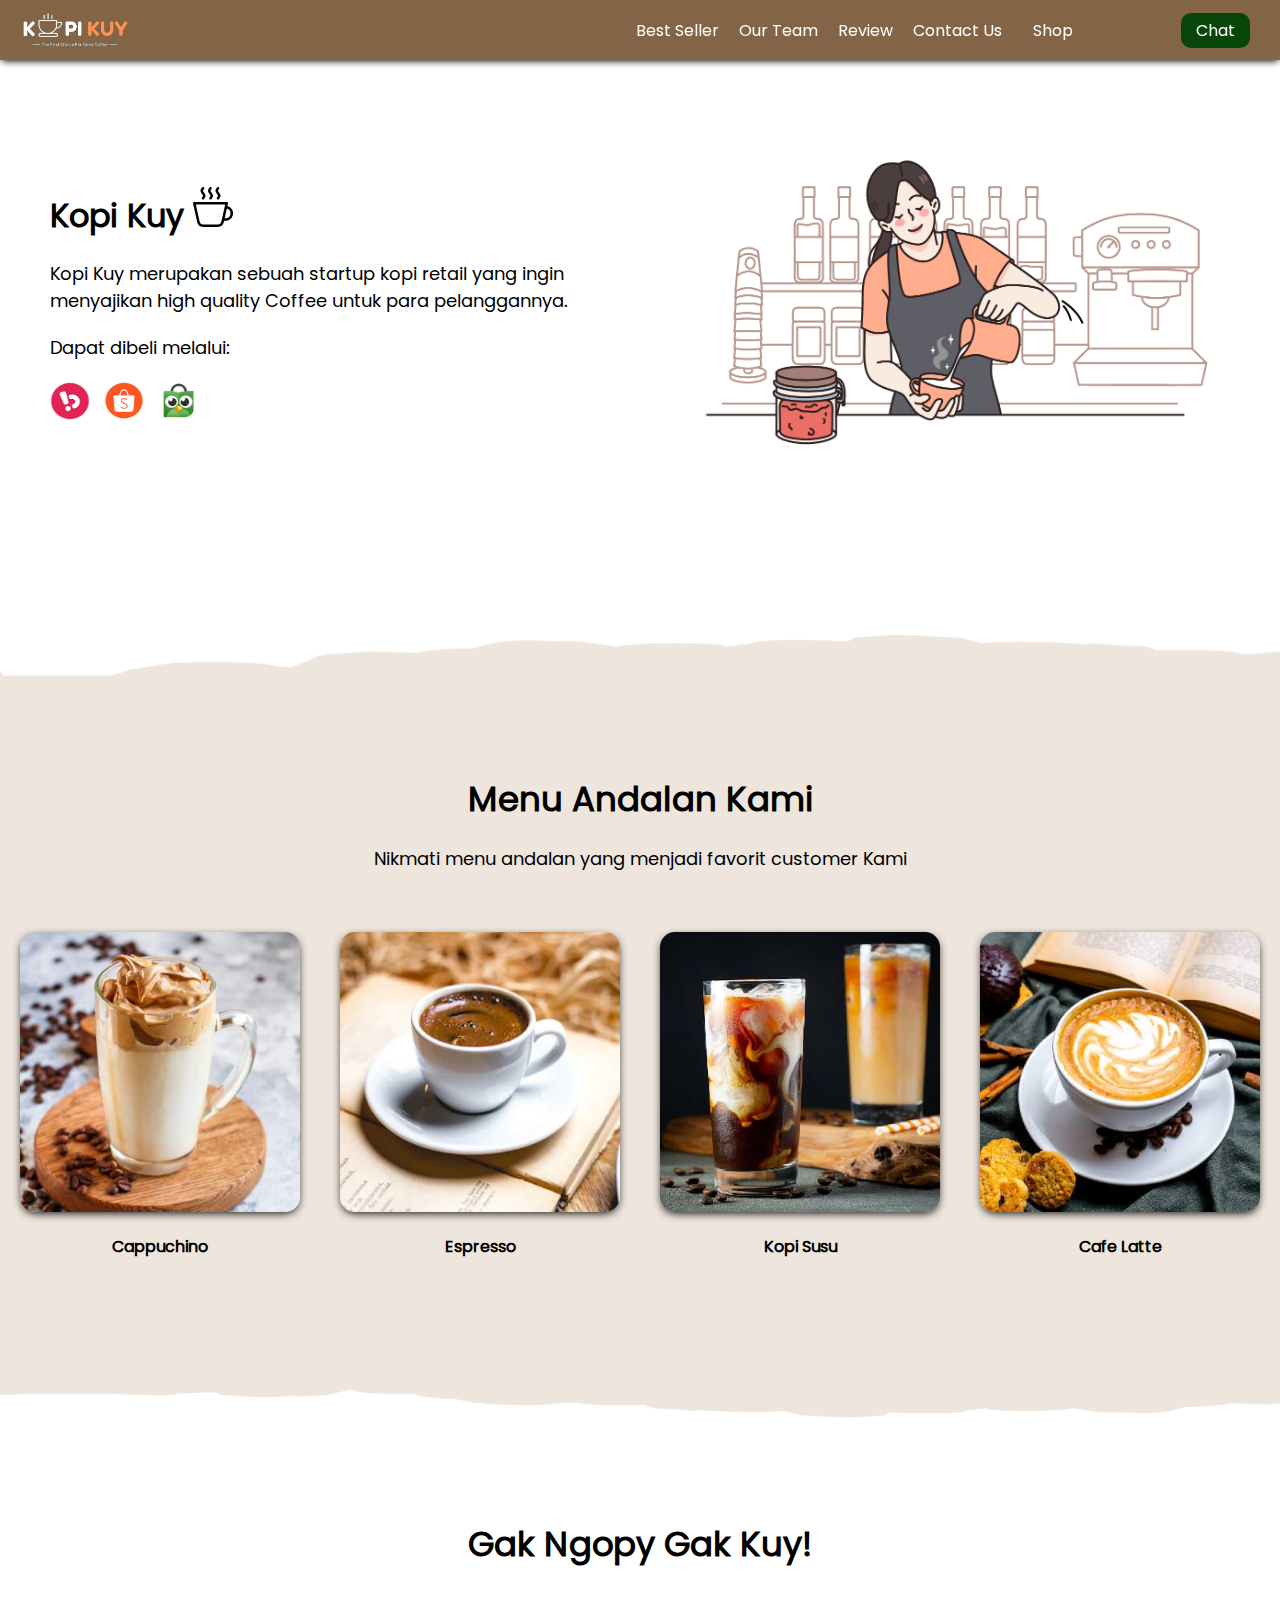
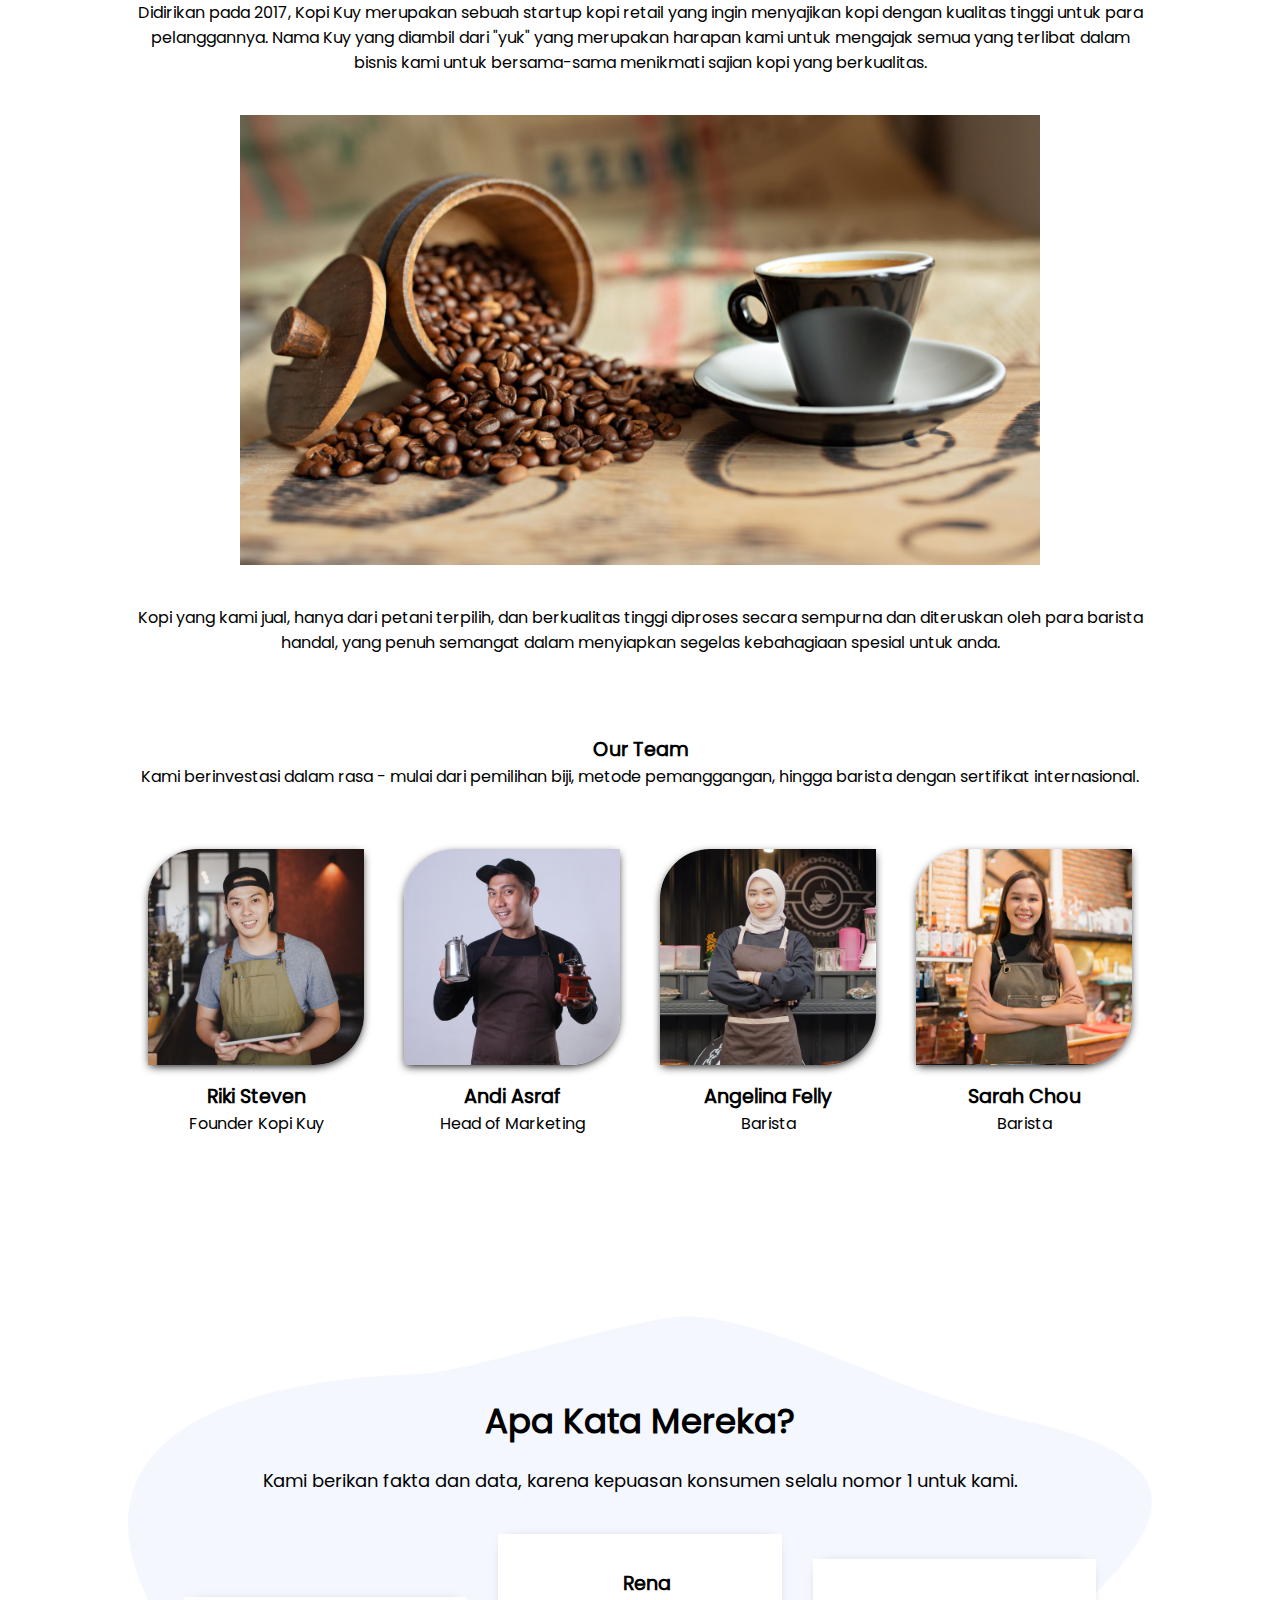
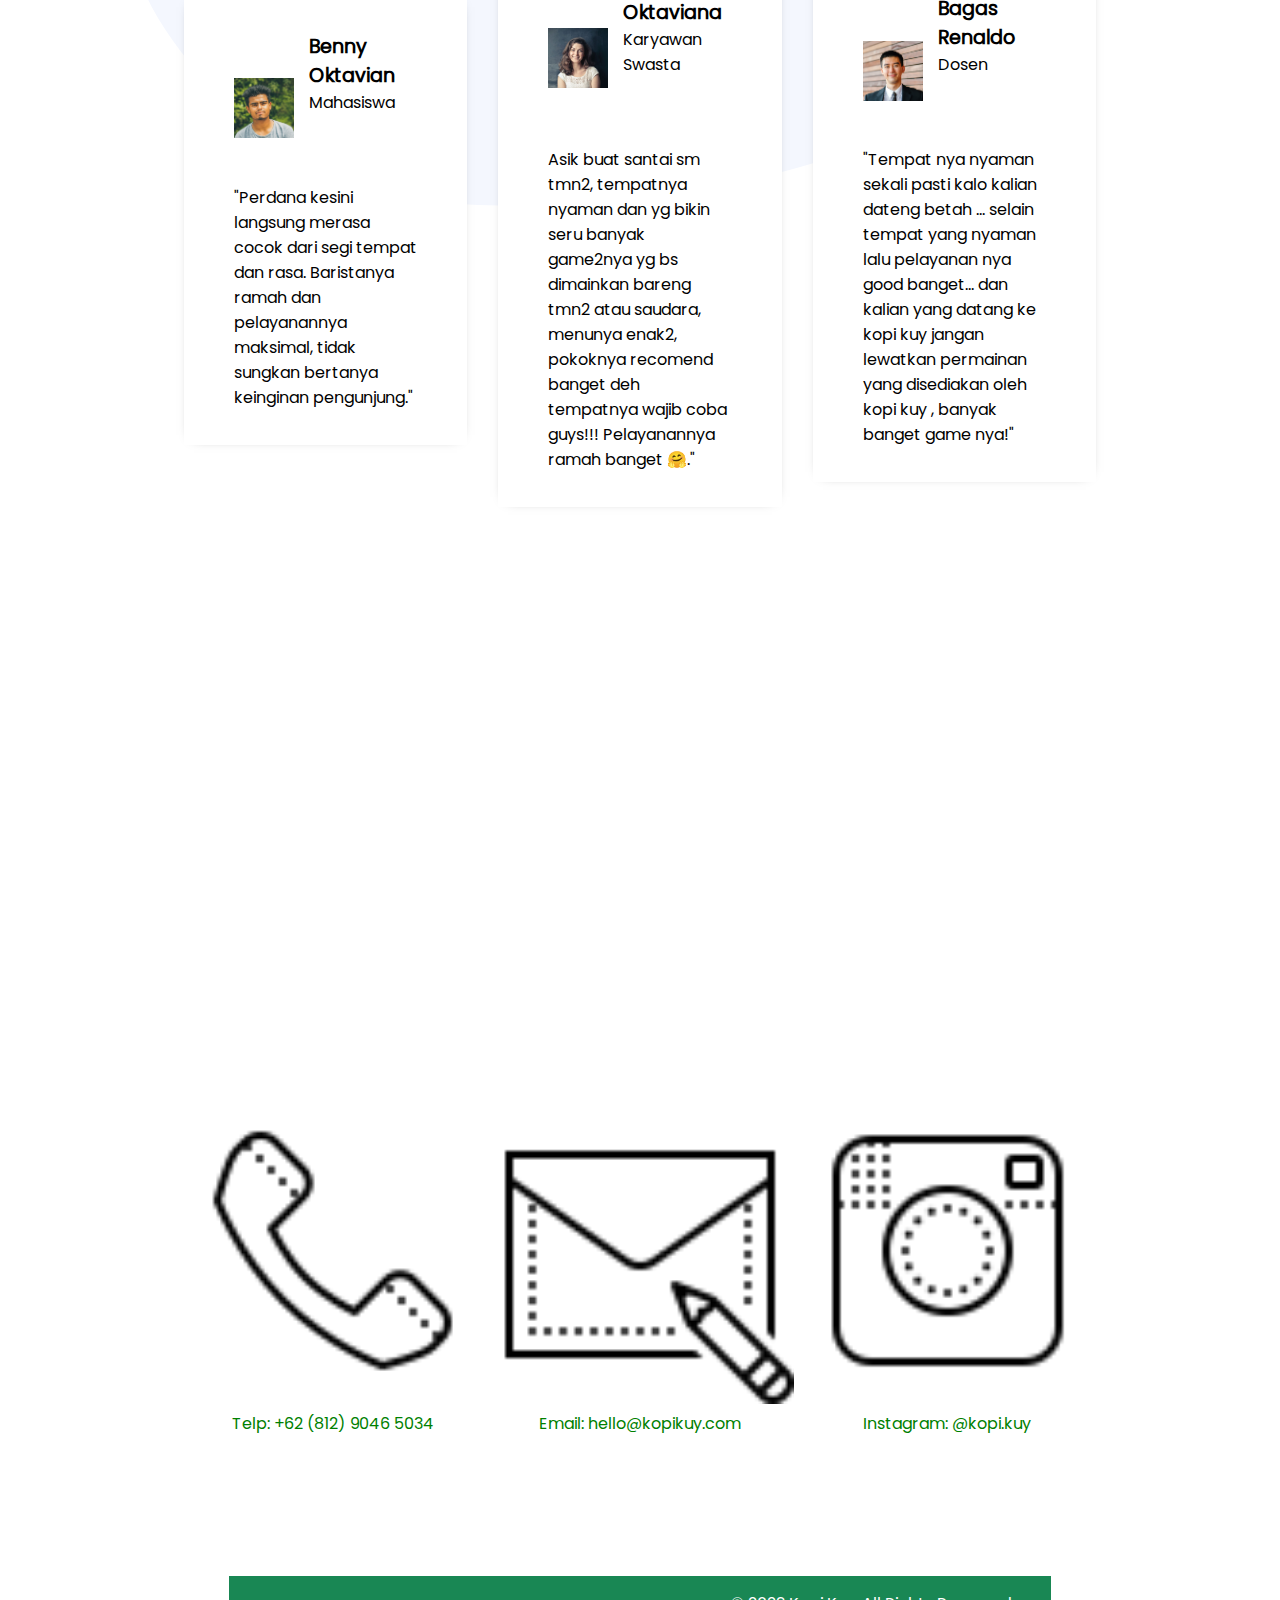
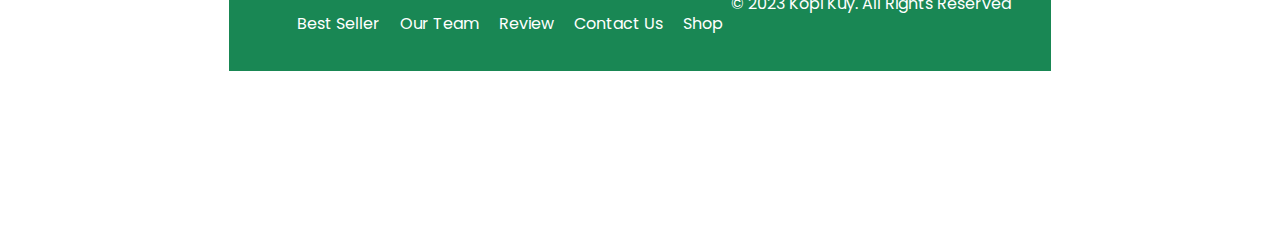
<file: index.html>
<!DOCTYPE html>
<html lang="id">

<head>
    <meta charset="UTF-8">
    <meta http-equiv="X-UA-Compatible" content="IE=edge">
    <meta name="viewport" content="width=device-width, initial-scale=1.0">
    <link rel="shortcut icon" href="images/favicon.ico" type="image/x-icon">
    <title>Website Kopi Kuy</title>
    <link rel="stylesheet" href="css/style.css">
</head>

<body>
    <nav>
        <img class="logo" src="images/logo/logo_kuy.png">
        <div class="navigasi">
            <a href="#best-seller">Best Seller</a>
            <a href="#our-team">Our Team</a>
            <a href="#review">Review</a>
            <a href="#contact-us">Contact Us</a>
        </div>
        <a class="shop" href="produk.html">Shop</a>
        <a class="chat" href="https://wa.me/628123456?text=Saya ingin bertanya" target="_blank">Chat</a>
    </nav>

    <!-- Tulis Kode HTML / <header> Setelah baris di bawah ini (baris 28) -->

    <header>
        <div class="kiri">
            <h1>
                Kopi Kuy <img src="images/icon/icon_kopi.svg" alt="">
            </h1>
            <p>
                Kopi Kuy merupakan sebuah startup kopi retail yang ingin menyajikan
                high quality Coffee untuk para pelanggannya.
            </p>
            <p>
                Dapat dibeli melalui:
            </p>
            <div class="olshop">
                <img src="images/logo/logo_bukalapak.png" alt="">
                <img src="images/logo/logo_shopee.png" alt="">
                <img src="images/logo/logo_tokopedia.png" alt="">
            </div>
        </div>
        <div class="kanan">
            <img src="images/header/header1.png" alt="">
        </div>
    </header>

    <section class="best-seller" id="best-seller">
        <h2>
            Menu Andalan Kami
        </h2>
        <p>
            Nikmati menu andalan yang menjadi favorit customer Kami
        </p>

        <div class="produk">
            <img src="images/produk/product_capuchino.jpg" alt="">
            <p>
                Cappuchino
            </p>
        </div>
        <div class="produk">
            <img src="images/produk/product_espresso.jpg" alt="">
            <p>
                Espresso
            </p>
        </div>
        <div class="produk">
            <img src="images/produk/product_kopi_susu.jpg" alt="">
            <p>
                Kopi Susu
            </p>
        </div>
        <div class="produk">
            <img src="images/produk/product_latte.jpg" alt="">
            <p>
                Cafe Latte
            </p>
        </div>

        </div>
    </section>

    <section class="about-us" id="about-us">
        <h2>
            Gak Ngopy Gak Kuy!
        </h2>
        <p>
            Didirikan pada 2017, Kopi Kuy merupakan sebuah startup kopi retail
            yang ingin menyajikan kopi dengan kualitas tinggi untuk para pelanggannya.
            Nama Kuy yang diambil dari "yuk" yang merupakan harapan kami untuk mengajak semua
            yang terlibat dalam bisnis kami untuk bersama-sama menikmati sajian kopi yang berkualitas.
        </p>
        <img src="images/about-us/biji-kopi2.jpg" alt="">
        <p>
            Kopi yang kami jual, hanya dari petani terpilih, dan berkualitas tinggi diproses
            secara sempurna dan diteruskan oleh para barista handal, yang penuh semangat
            dalam menyiapkan segelas kebahagiaan spesial untuk anda.
        </p>

        <section class="judul-tim" id="judul-time">
            <h3>
                Our Team
            </h3>
            <p>
                Kami berinvestasi dalam rasa - mulai dari pemilihan biji, metode pemanggangan,
                hingga barista dengan sertifikat internasional.
            </p>
            <div class="team">
                <img src="images/team/team1.jpg" alt="">
                <h3>
                    Riki Steven
                </h3>
                <p>
                    Founder Kopi Kuy
                </p>
            </div>
            <div class="team">
                <img src="images/team/team2.jpg" alt="">
                <h3>
                    Andi Asraf
                </h3>
                <p>
                    Head of Marketing
                </p>
            </div>
            <div class="team">
                <img src="images/team/team3.jpg" alt="">
                <h3>
                    Angelina Felly
                </h3>
                <p>
                    Barista
                </p>
            </div>
            <div class="team">
                <img src="images/team/team4.jpg" alt="">
                <h3>
                    Sarah Chou
                </h3>
                <p>
                    Barista
                </p>
            </div>
        </section>
        <section class="review" id="review">
            <h2>
                Apa Kata Mereka?
            </h2>
            <p>
                Kami berikan fakta dan data, karena kepuasan konsumen selalu nomor 1 untuk kami.
            </p>


            <div class="testimoni">
                <img src="images/customer/customer1.jpg" alt="customer1" />
                <div class="profile">
                    <h3>Benny Oktavian</h3>
                    <p>Mahasiswa</p>
                </div>
                <p>
                    "Perdana kesini langsung merasa cocok dari segi tempat dan rasa.
                    Baristanya ramah dan pelayanannya maksimal, tidak sungkan bertanya
                    keinginan pengunjung."
                </p>
            </div>

            <div class="testimoni">
                <img src="images/customer/customer2.jpg" alt="customer1" />
                <div class="profile">
                    <h3>Rena Oktaviana</h3>
                    <p>Karyawan Swasta</p>
                </div>
                <p>
                    Asik buat santai sm tmn2, tempatnya nyaman dan yg bikin seru banyak game2nya
                    yg bs dimainkan bareng tmn2 atau saudara, menunya enak2, pokoknya recomend
                    banget deh tempatnya wajib coba guys!!! Pelayanannya ramah banget 🤗."
                </p>
            </div>

            <div class="testimoni">
                <img src="images/customer/customer3.jpg" alt="customer1" />
                <div class="profile">
                    <h3>Bagas Renaldo</h3>
                    <p>Dosen</p>
                </div>
                <p>
                    "Tempat nya nyaman sekali pasti kalo kalian dateng betah ...
                    selain tempat yang nyaman lalu pelayanan nya good banget...
                    dan kalian yang datang ke kopi kuy jangan lewatkan permainan yang disediakan
                    oleh kopi kuy , banyak banget game nya!"
                </p>
            </div>
        </section>

        <section class="contact-us" id="contact-us">

            <iframe
                src="
                https://www.google.com/maps/embed?pb=!1m14!1m8!1m3!1d7932.741866032694!2d106.668581!3d-6.214715!3m2!1i1024!2i768!4f13.1!3m3!1m2!1s0x2e69f9912c7f297b%3A0xe5a3a671dae861ab!2sKopi%20kuy!5e0!3m2!1sid!2sid!4v1680617229460!5m2!1sid!2sid"
                allowfullscreen="" loading="lazy" referrerpolicy="no-referrer-when-downgrade"></iframe>


            <div class="kontak">
                <img src="images/icon/icon_phone.png" alt="">
                <p>
                    Telp: +62 (812) 9046 5034
                </p>
            </div>

            <div class="kontak">
                <img src="images/icon/icon_mail.png" alt="">
                <p>
                    Email: hello@kopikuy.com
                </p>
            </div>

            <div class="kontak">
                <img src="images/icon/icon_instagram.png" alt="">
                <p>
                    Instagram: @kopi.kuy
                </p>
            </div>
        </section>

        <footer>
            <div class="navigasi">
                <a href="#best-seller">Best Seller</a>
                <a href="#our-team">Our Team</a>
                <a href="#review">Review</a>
                <a href="#contact-us">Contact Us</a>
                <a href="produk.html">Shop</a>
            </div>
            <p>
                © 2023 Kopi Kuy. All Rights Reserved
            </p>
        </footer>

        <!--
        Kode HTML tidak boleh lewat dari batas ini
        Pastikan setiap section di tutup
        misalnya kode <section class="best-seller"> harus ada
        di bawah kode </header> (perhatikan ada garis miringnya
        dan setiap section harus setelah kode </section>
        jangan menulis <section> di dalam <section>
    -->
</body>

</html>
</file>
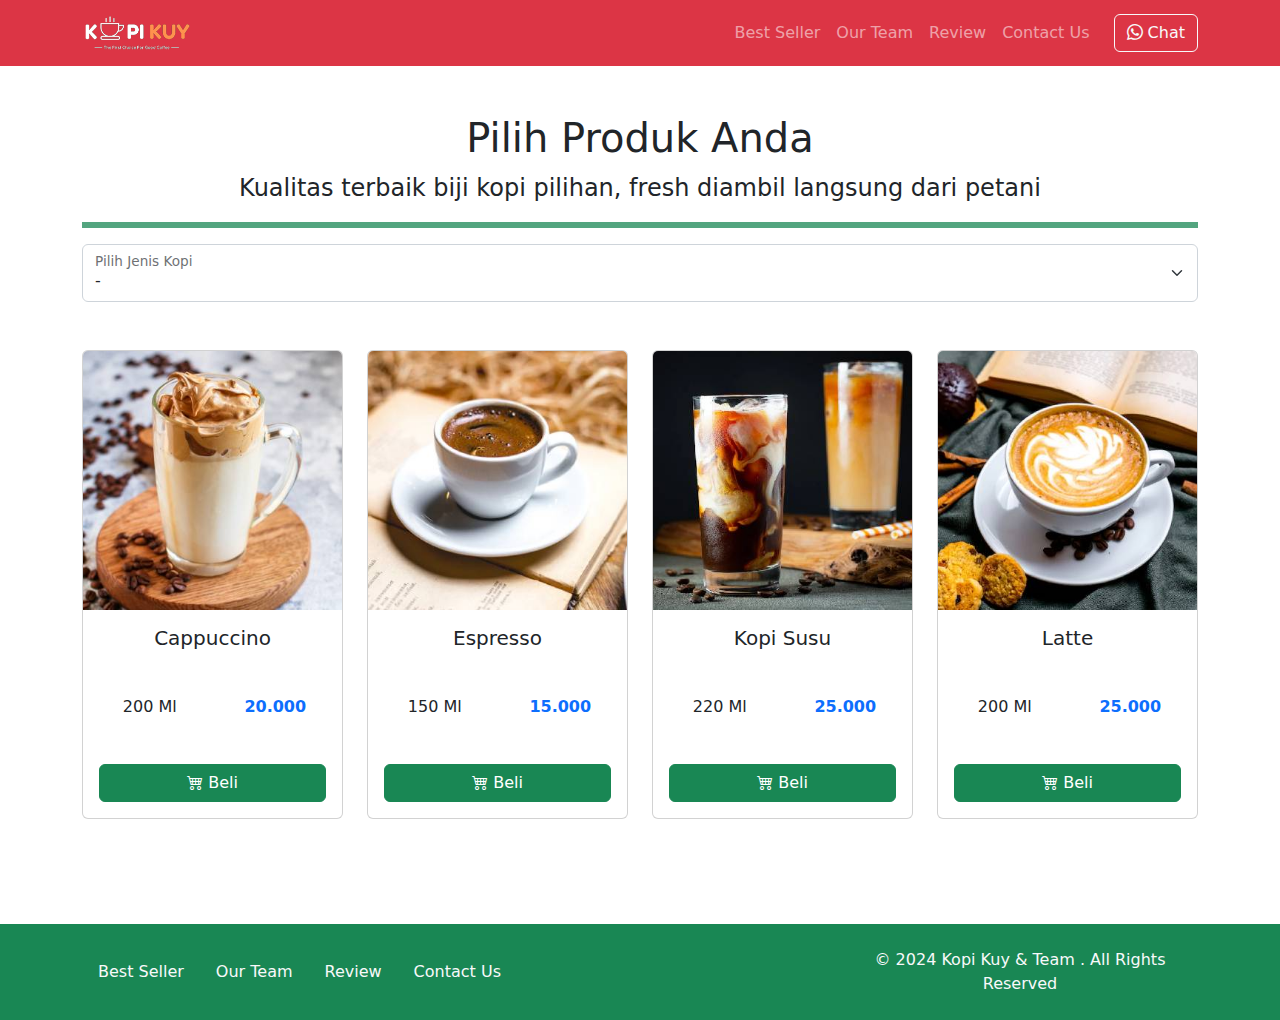
<file: produk.html>
<!DOCTYPE html>
<html lang="id">

<head>
    <meta charset="UTF-8">
    <meta http-equiv="X-UA-Compatible" content="IE=edge">
    <meta name="viewport" content="width=device-width, initial-scale=1.0">
    <link rel="shortcut icon" href="images/favicon/favicon.ico" type="image/x-icon">
    <title>Produk</title>
    <link rel="shortcut icon" href="images/favicon.ico" type="image/x-icon">
    <link rel="stylesheet" href="vendor/bootstrap/bootstrap.min.css">
    <link rel="stylesheet" href="vendor/bootstrap/bootstrap-icons.css">
    <script src="vendor/bootstrap/bootstrap.bundle.min.js"></script>
    <script src="js/jquery-3.6.3.min.js"></script>
    <style>
        /* tulis kode CSS internal di bawah sini */



        /* Batas Akhir penulisan kode CSS internal */
    </style>
</head>

<body>
    <!-- Tulis Kode Bootstrap Di Bawah Sini -->

    <nav class="navbar navbar-dark bg-danger navbar-expand-lg bisadicopy">
        <div class="container">
            <a class="navbar-brand" href="#">
                <img src="images/logo/logo_kuy.png" height="40" alt="image">
            </a>
            <button class="navbar-toggler" type="button" data-bs-toggle="collapse" data-bs-target="#navbarNav11"
                aria-controls="navbarNav11">
                <span class="navbar-toggler-icon"></span>
            </button>
            <div class="collapse navbar-collapse" id="navbarNav11">
                <ul class="navbar-nav ms-auto">
                    <li class="nav-item active">
                        <a class="nav-link" href="index.html#best-seller">Best Seller</a>
                    </li>
                    <li class="nav-item">
                        <a class="nav-link" href="index.html#our-team">Our Team</a>
                    </li>
                    <li class="nav-item">
                        <a class="nav-link" href="index.html#review">Review</a>
                    </li>
                    <li class="nav-item">
                        <a class="nav-link" href="index.html#contact-us">Contact Us</a>
                    </li>
                </ul>
                <a class="btn btn-outline-light ms-md-3" href="https://wa.me/628123456789"><i
                        class="bi bi-whatsapp"></i>
                    Chat</a>
            </div>
        </div>
    </nav>

    <section class="produk text-center mt-5">
        <div class="container">
            <h1>Pilih Produk Anda</h1>
            <p class="fs-4">Kualitas terbaik biji kopi pilihan, fresh diambil langsung dari petani</p>
            <hr class="border border-success border-3 opacity-75">
            <div class="form-floating">
                <select class="form-select" id="select_kopi" aria-label="Floating label select example">
                    <option selected>-</option>
                    <option value="arabica">Arabica</option>
                    <option value="robusta">Robusta</option>
                    <option value="nonkopi">Non Kopi</option>
                </select>
                <label for="select_kopi">Pilih Jenis Kopi</label>
            </div>
            <!-- Kode Produk (part 2) berikutnya lanjut disini ya -->

            <div id="baris_produk" class="row row-cols-1 row-cols-sm-2 row-cols-md-3 row-cols-lg-4 text-center mt-5">

                <div class="col mb-4">
                    <div class="card">
                        <img src="images/produk/product_capuchino.jpg" class="card-img-top" alt="...">
                        <div class="card-body">
                            <h5 class="card-title">Cappuccino</h5>
                            <div class="row hargasize my-4">
                                <div class="col">
                                    200 Ml
                                </div>
                                <div class="col text-primary fw-bold">
                                    20.000
                                </div>
                            </div>
                            <a href="#" class="btn btn-success w-100"><i class="bi bi-cart4"></i> Beli</a>
                        </div>
                    </div>
                </div>

                <div class="col mb-4">
                    <div class="card">
                        <img src="images/produk/product_espresso.jpg" class="card-img-top" alt="...">
                        <div class="card-body">
                            <h5 class="card-title">Espresso</h5>
                            <div class="row hargasize my-4">
                                <div class="col">
                                    150 Ml
                                </div>
                                <div class="col text-primary fw-bold">
                                    15.000
                                </div>
                            </div>
                            <a href="#" class="btn btn-success w-100"><i class="bi bi-cart4"></i> Beli</a>
                        </div>
                    </div>
                </div>

                <div class="col mb-4">
                    <div class="card">
                        <img src="images/produk/product_kopi_susu.jpg" class="card-img-top" alt="...">
                        <div class="card-body">
                            <h5 class="card-title">Kopi Susu</h5>
                            <div class="row hargasize my-4">
                                <div class="col">
                                    220 Ml
                                </div>
                                <div class="col text-primary fw-bold">
                                    25.000
                                </div>
                            </div>
                            <a href="#" class="btn btn-success w-100"><i class="bi bi-cart4"></i> Beli</a>
                        </div>
                    </div>
                </div>

                <div class="col mb-4">
                    <div class="card">
                        <img src="images/produk/product_latte.jpg" class="card-img-top" alt="...">
                        <div class="card-body">
                            <h5 class="card-title">Latte</h5>
                            <div class="row hargasize my-4">
                                <div class="col">
                                    200 Ml
                                </div>
                                <div class="col text-primary fw-bold">
                                    25.000
                                </div>
                            </div>
                            <a href="#" class="btn btn-success w-100"><i class="bi bi-cart4"></i> Beli</a>
                        </div>
                    </div>
                </div>

            </div>
        </div>
    </section>

    <footer class="riki-block footer-small py-4 bg-success">
        <div class="container">
            <div class="row align-items-center">
                <div class="col-12 col-md-8">
                    <ul class="nav justify-content-center justify-content-md-start">
                        <li class="nav-item active">
                            <a class="nav-link text-light" href="index.html#best-seller">Best Seller</a>
                        </li>
                        <li class="nav-item">
                            <a class="nav-link text-light" href="index.html#our-team">Our Team</a>
                        </li>
                        <li class="nav-item">
                            <a class="nav-link text-light" href="index.html#review">Review</a>
                        </li>
                        <li class="nav-item">
                            <a class="nav-link text-light" href="index.html#contact-us">Contact Us</a>
                        </li>
                    </ul>
                </div>

                <div class="col-12 col-md-4 mt-4 mt-md-0 text-center text-md-right text-light">
                    © 2024 Kopi Kuy &amp; Team . All Rights Reserved
                </div>
            </div>
        </div>
    </footer>
    <!-- Batas Akhir penulisan kode Bootstrap -->
    <script>
        /* Tulis Javascript Di bawah Sini */

        var sumber = "https://rikikurnia.com/prakerja/api/kopi"
        var sumber2 = "data.json"

        var pilihan = ""
        select_kopi.onchange = function () {
            pilihan = select_kopi.value
            ambilData()
        }

        function ambilData() {
            console.log(pilihan)
            /* selanjutnya kode tulis di bawah sini */

            $.getJSON(sumber).then(function (data) {
                var produk_pilihan = data[pilihan]
                baris_produk.innerHTML = ""
                console.log(produk_pilihan)

                produk_pilihan.forEach(kopi => {
                    baris_produk.innerHTML += `<div class="col mb-4">
                    <div class="card">
                        <img src="${kopi.foto}" class="card-img-top" alt="...">
                        <div class="card-body">
                            <h5 class="card-title">${kopi.nama}</h5>
                            <div class="row hargasize my-4">
                                <div class="col">
                                    ${kopi.size}
                                </div>
                                <div class="col text-primary fw-bold">
                                    ${kopi.harga}
                                </div>
                            </div>
                            <a href="${kopi.link}" class="btn btn-primary w-100"><i class="bi bi-cart4"></i> Beli</a>
                        </div>
                    </div>
                </div>`
                });
            })
        }
        /* Batas Akhir penulisan kode Javascript */
    </script>
</body>

</html>
</file>
<file: css/style.css>
/* Kode * di bawah ini untuk mereset tampilan setiap web browser supaya seragam */

* {
   box-sizing: border-box;
   margin: 0;
   padding: 0;
}

html {
   /* scroll-behavior: smooth agar scroll ketika klik pada navigasi menjadi halus */
   scroll-behavior: smooth;
}

/* 
Kode di bawah ini untuk mengatur nav sampai footer agar memiliki tampilan flexibel
selengkapnya akan di bahas di hari ke 3
*/

nav,
header,
section,
footer {
   /* 
      display: flex memiliki pengaturan yang dapat mengatur agar elemen
      di dalamnya memiliki ukuran yang fleksibel
      digunakan saat ada elemen yang isinya lebih dari satu kolom
   */
   display: flex;
   /* 
      align-items: center mengatur elemen di dalamnya rata tengah vertikal
   */
   align-items: center;

   /* 
      justify-content: center mengatur elemen di dalamnya rata tengah horizontal
   */
   justify-content: center;

   /* 
      flex-wrap: wrap mengatur agar jika lebar elemen berlebih, maka elemen
      akan otomatis diletakan di baris baru (tidak dipaksakan di satu baris)
   */
   flex-wrap: wrap;
}



/* 
Kode @font-face untuk menginstall font ke dalam Website 
src adalah untuk lokasi fontnya, font dapat di cari di website https://fonts.google.com/
dengan memberi nama family, maka kita mendaftarkan font tersebut ke dalam website
*/

@font-face {
   src: url(../fonts/poppins.woff2);
   font-family: 'Poppins';
}

body {
   /* 
   mendaftarkan semua teks pada body menjadi family Poppins 
   kenapa pada body? karena elemen body membungkus semua elemen dari nav section sampai footer
   */
   font-family: 'Poppins';
}

/*
Misalnya ada font dari google yang bernama Irish Grover yang berada di:
https://fonts.gstatic.com/s/irishgrover/v23/buExpoi6YtLz2QW7LA4flVgv__RP.woff2

maka bisa coba copy kode berikut untuk menginstall font tadi:

@font-face {
  font-family: 'Irish Grover';
  font-style: normal;
  font-weight: 400;
  src: url(https://fonts.gstatic.com/s/irishgrover/v23/buExpoi6YtLz2QW7LA4flVgv__RP.woff2) format('woff2');
}

Jika kode di atas sudah di copy
Nanti pada element yang ingin menggunakan font Irish Grover Tadi, tinggal diganti font-familynya
misal mau mengganti h1 dan h2 maka kodenya sebagai berikut:

h1,h2 {
   font-family: 'Irish Grover';
}

*/


a {
   /* menghilangkan garis bawah pada link */
   text-decoration: none;

   /* 
   color: adalah untuk mengganti warna tulisan.
   color:unset digunakan pada a untuk menghilangkan warna bawaan pada link (biasanya warna biru) 
   */
   color: unset;
}

h2 {
   /* mengatur ukuran huruf ke 34 pixel */
   font-size: 34px;
}

h3 {
   /* mengatur ukuran huruf ke 1.2rem */
   font-size: 1.2rem;
}

h1,
h2,
h3 {
   /* mengatur tebal huruf bisa bold, normal*/
   font-weight: bold;
}

img {
   /* 
      kode max-width artinya lebar maksimal
      mengatur agar semua elemen img memiliki lebar maksimal 100% agar
      besar gambar tidak melebihi layar ataupun elemen pembungkus
   */
   max-width: 100%;
}

/* Navigasi */

nav {
   /* 
   background-color mengatur warna latar belakang 
   untuk pengguna hp, pergantian warna tidak bisa seperti vs code
   hanya dapat menggunakan warna bahasa inggris seperti: red, green, brown, purple dsb
   untuk pengguna vscode silahkan arahkan mouse ke kotak warna di bawah
   untuk mengganti warna sesuai keinginan
   */
   background-color: #836447;

   /* box-shadow membuat efek bayangan */
   box-shadow: 0 3px 7px -2px #000000;

   /* width mengatur lebar elemen. 100% agar lebarnya full dari kiri sampai kanan layar */
   width: 100%;

   /* 
   padding digunakan untuk memberi jarak ke dalam. 
   efeknya bila digunakan pada elemen yang memiliki warna latar akan membuat elemen tersebut 'gemuk'
   padding-top artinya jarak ke atas, nilai padding dapat berupa
   padding-top, padding-bottom, padding-left, padding-right
   */
   padding-top: 10px;
   padding-bottom: 10px;

   /* 
   position mengatur posisi elemen, position:fixed supaya elemen nav akan ikut menempel di atas layar
   saat kita scroll ke bawah. Jika ingin navigasi gak nempel, bisa menggunakan position:static;
   */
   position: fixed;

   /* Nilai z-index semakin besar, maka elemen akan semakin di depan */
   z-index: 500;
}

img.logo {
   /* height mengatur tinggi elemen */
   height: 40px;
   /* penjelasan margin mirip dengan padding, fungsinya untuk memberi jarak pada elemen */
   margin-left: 20px;
}

div.navigasi {
   margin-left: auto;
   margin-right: 15px;
}

nav a {
   color: #fff;
   padding-left: 8px;
   padding-right: 8px;
}

a.shop {
   margin-right: 100px;
}

a.chat {
   margin-right: 30px;
   background-color: rgb(8, 69, 8);
   color: #fff;
   padding-top: 5px;
   padding-right: 15px;
   padding-bottom: 5px;
   padding-left: 15px;
   border-radius: 10px;
}


/* 
   PERHATIKAN bahwa dalam mengatur elemen, nama elemen langsung ditulis
   sedangkan untuk mengatur class, dibutuhkan tanda titik (.) terlebih dulu
   img {} berarti seluruh elemen dengan tag img (<img src="....">), 
   sedangkan .img artinya hanya elemen dengan class img (<img class="img" src="...">) 
*/


/* HEADER */


header,
section {
   /*
    padding mengatur jarak ke dalam
    pada padding dan margin ditambahkan top / right / bottom / top 
    untuk mengatur jarak masing-masing 
   */
   padding-top: 80px;
   padding-bottom: 80px;

   /* margin mengatur jarak ke luar */
   margin-bottom: 80px;
}

/* penulisan CSS dapat digabung dengan beberapa elemen */
header div.kiri,
header div.kanan {
   /* width mengatur lebar elemen. 50% artinya setengah ukuran elemen pembungkus */
   width: 50%;
   padding: 50px;
}

header h1 {
   margin-bottom: 20px;
}

header p {
   /* font-size digunakan untuk mengatur ukuran huruf */
   font-size: 18px;
   margin-bottom: 20px;
}

div.olshop img {
   width: 40px;
   /* aspect-ratio:1 agar tinggi menyesuaikan width */
   aspect-ratio: 1;
   margin-right: 10px;
}

/* Best Seller */

section.best-seller {
   position: relative;

   /* background-color mengatur warna latar belakang elemen */
   background-color: #EEE6DC;

   /* text-align mengatur rata tulisan, bisa bernilai: left, right, center, justify */
   text-align: center;
}

/* 
terkait position, after, dan before memerlukan pemahaman mendalam
terkait layout pada CSS untuk dapat memahami secara penuh 
*/

section.best-seller::before,
section.best-seller::after {
   position: absolute;
   content: "";
   width: 100%;
   height: 76px;

   /* background-image untuk menambahkan gambar sebagai background */
   background-image: url(../images/background/garis-atas.png);

   /*background-size agar gambar latar menyesuaikan tinggi / lebar elemen */
   background-size: cover;

   top: -60px;
   left: 0;
}

section.best-seller::after {
   height: 60px;
   background-image: url(../images/background/garis-bawah.png);
   top: unset;
   bottom: -60px;
}

section.best-seller h2 {
   margin-bottom: 20px;
   width: 100%;
}

/* 
Penulisan section.best-seller > p berarti mengatur elemen p yang langsung
di bungkus oleh elemen <section class="best-seller">
aturan ini tidak berlaku untuk elemen <p> yang ada di dalam <div class="produk">
*/

section.best-seller>p {
   font-size: 18px;
   margin-bottom: 40px;
   width: 100%;
}

div.produk {
   /* 
      Penulisan padding dan margin seperti padding:20px ini penulisan singkat 
      yang berarti top, right, bottom, left nilainya sama, yaitu 20px 
   */
   padding: 20px;
   width: 25%;
}

div.produk img {
   /* transition membuat animasi transisi dari perubahan style, 0.3s berarti 0.3 detik */
   transition: all 0.3s ease;

   /* border-radius  Membuat sudut membulat */
   border-radius: 15px;

   /* box-shadow membuat efek bayangan */
   box-shadow: 0 3px 10px -2px #000;
}

/*

kode div.produk img:hover akan dijalankan saat mouse ada di atas elemen <img> yang ada
di dalam <div class="produk"> 
karena ada efek transition pada div.produk img 
maka akan menghasilkan efek animasi yang smooth

*/
div.produk img:hover {

   /* membuat transformasi, bisa berupa scale(1.05), rotate(180deg), translateY(-50px), dsb */
   transform: scale(0.9);
   border-radius: 50%;
}

div.produk p {
   margin-top: 15px;
   font-weight: bold;
}



/* About US */

section.about-us {
   /* max-width: 80%; mengatur lebar maksimal elemen tidak boleh melebihi 80% layar */
   max-width: 80%;

   /* margin-left dan margin-right auto akan membuat posisi elemen berada di tengah */
   margin-left: auto;
   margin-right: auto;
   text-align: center;
}

section.about-us h2 {
   margin-bottom: 30px;
   width: 100%;
}

section.about-us img {
   /* 
      Penulisan width: 800px dan max-width: 100% mengatur agar
      elemen memiliki lebar 800px namun tidak boleh melebihi 100% ukuran layar
   */
   width: 800px;
   max-width: 100%;
   margin: auto;
}

/*
section.about-us p:nth-child(2) berarti mengatur elemen ke 2 dengan jenis <p>
yang ada di dalam <section class="about-us">
*/

section.about-us p:nth-child(2) {
   margin-bottom: 40px;
}

section.about-us p:nth-child(4) {
   margin-top: 40px;
}


/* OUR TEAM */

section.our-team {
   background-color: #EEE6DC;
   box-shadow: inset 0px 0px 23px -6px #707070;
   text-align: center;
}

section.our-team h2 {
   margin-bottom: 20px;
   width: 100%;
}

section.our-team>p {
   margin-bottom: 30px;
   font-size: 18px;
   width: 800px;
   max-width: 90%;
   margin-left: auto;
   margin-right: auto;
   width: 100%;
}

div.team {
   width: 25%;
   padding: 20px;
}

div.team img {
   width: 100%;
   aspect-ratio: 1/1;
   object-fit: cover;
   box-shadow: 0 3px 10px -2px #000;
   border-radius: 50px 0px 50px 0px;
   margin-bottom: 10px;
}


/* REVIEW */

section.review {
   background-image: url(../images/background/bg-review.svg);
   /* 
      background-size: contain;
      membuat gambar latar belakang tidak terpotong
   */
   background-size: contain;

   /* 
      background-repeat: no-repeat;
      membuat gambar latar belakang tidak diulang (duplikat)
   */
   background-repeat: no-repeat;
   padding-left: 40px;
   padding-right: 40px;
   justify-content: space-around;
   /* align-items: stretch; membuat tinggi elemen di dalam .review .baris seragam */
   text-align: center;
}

section.review h2 {
   margin-bottom: 20px;
   width: 100%;
}

section.review>p {
   margin-bottom: 40px;
   font-size: 18px;
   width: 100%;
}

div.testimoni {
   width: 30%;
   display: flex;
   flex-wrap: wrap;
   padding: 35px 50px;
   box-shadow: 0px 0px 12px -10px #000;
   background-color: #fff;
}

div.testimoni img {
   width: 60px;
   height: 60px;
   margin-right: 15px;
   object-fit: cover;
}

div.profile {
   text-align: left;
   display: block;
   margin-bottom: 30px;
   width: calc(100% - 75px);
}

div.profile p {
   width: 100%;
   text-align: left;
}

div.testimoni>p {
   width: 100%;
   text-align: left;
}


/* CONTACT US */
section.contact-us {
   margin-bottom: 20px;
}

section.contact-us iframe {
   width: 100%;
   height: 300px;
   border: 0;
}

div.kontak {
   width: 30%;
   /* color mengatur warna tulisan */
   color: green;
   text-align: center;
   margin-top: 50px;
}


/* FOOTER */

footer {
   background-color: #198754;
   padding-top: 15px;
   padding-bottom: 15px;
   color: #fff;
   padding-right: 40px;
   padding-left: 40px;
}

footer div.navigasi {
   margin-left: 20px;
   margin-right: auto;
}

footer div.navigasi a {
   padding: 8px;
}

/* UNTUK kode RESPONSIF hari ke 3 tulis DI BAWAH sini */
@media (max-width:768px) {

   .navigasi {
      display: none;
   }

   a.shop {
      margin-right: 20px;
      margin-left: auto;
   }

   header div.kiri,
   header div.kanan {
      width: 100%;
      text-align: center;
      padding: 20px;
   }

   div.produk,
   div.team,
   div.kontak {
      width: 50%;
   }

   div.testimoni {
      width: 100%;
      padding: 26px;
      margin-bottom: 30px;
   }

}

/* Kode CSS Selesai di sini */
</file>
